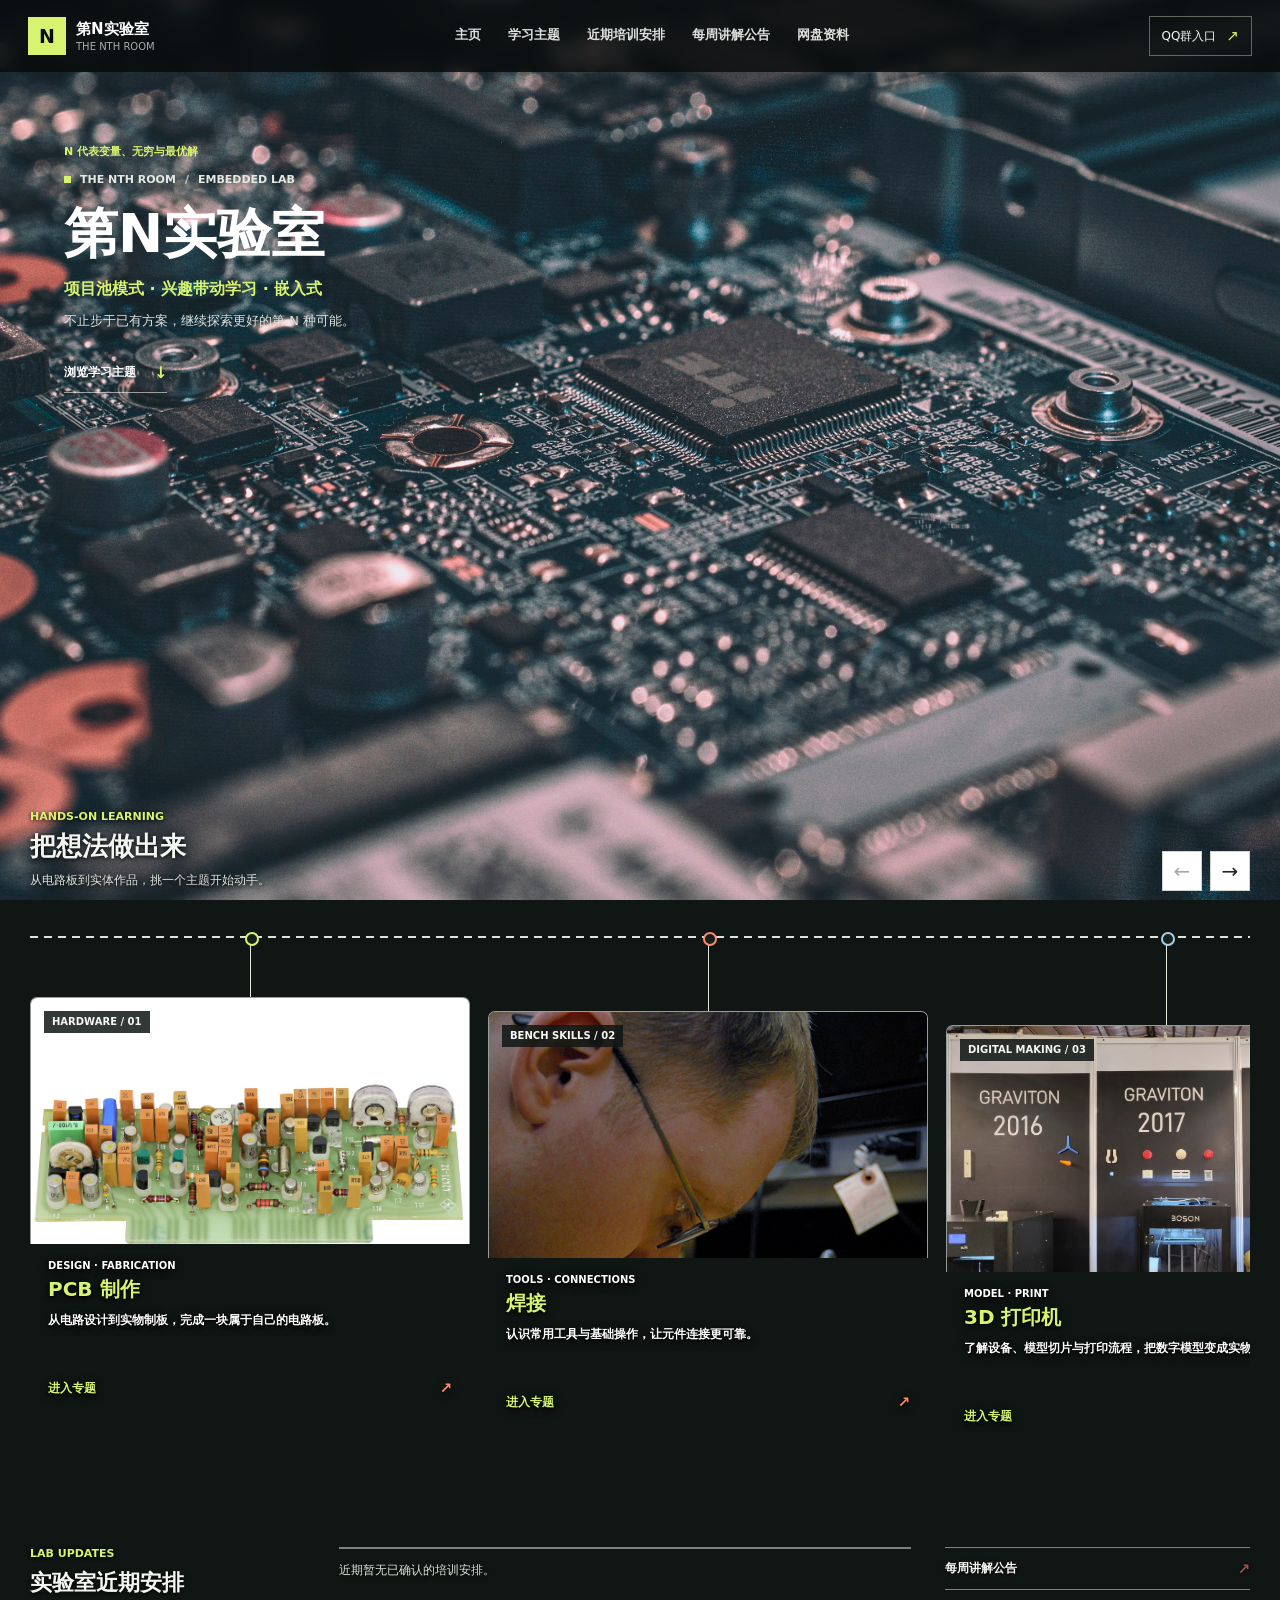
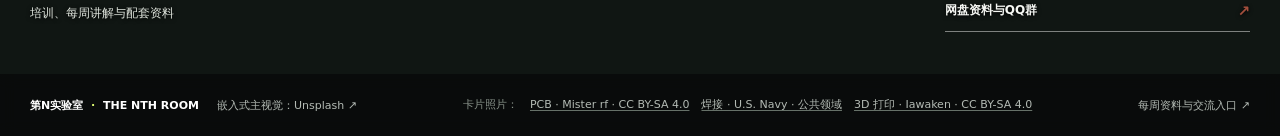
<file: index.html>
<!doctype html>
<html lang="zh-CN">
<head>
  <meta charset="utf-8">
  <meta name="viewport" content="width=device-width, initial-scale=1">
  <meta name="theme-color" content="#080a09">
  <meta name="description" content="燕山大学第N实验室：项目池模式、兴趣带动学习，聚焦嵌入式。">
  <title>第N实验室 | The Nth Room</title>
  <link rel="preconnect" href="https://images.unsplash.com">
  <link rel="stylesheet" href="assets/lab.css?v=readable-font-1">
  <link rel="stylesheet" href="assets/home.css?v=readable-font-1">
  <link rel="stylesheet" href="assets/courses.css?v=course-copy-contrast-1">
</head>
<body class="home-page">
  <header class="topbar" id="top">
    <div class="topbar-inner">
      <a class="brand" href="index.html" aria-label="第N实验室首页">
        <span class="brand-mark" aria-hidden="true">N</span>
        <span class="brand-copy"><strong>第N实验室</strong><small>THE NTH ROOM</small></span>
      </a>
      <nav class="primary-nav" aria-label="主页导航">
        <a href="index.html#top" aria-current="page">主页</a>
        <a href="#courses">学习主题</a>
        <a href="updates.html?section=training">近期培训安排</a>
        <a href="updates.html?section=notice">每周讲解公告</a>
        <a href="updates.html?section=materials">网盘资料</a>
      </nav>
      <a class="topbar-join" href="updates.html?section=materials#qq">QQ群入口 <span aria-hidden="true">↗</span></a>
    </div>
  </header>

  <main>
    <section class="hero-visual" id="home-hero" aria-labelledby="hero-title">
      <div class="hero-stage">
        <div class="hero-shade" aria-hidden="true"></div>

        <div class="hero-heading">
          <p class="hero-concept">N 代表变量、无穷与最优解</p>
          <p class="hero-eyebrow">THE NTH ROOM <span>/</span> EMBEDDED LAB</p>
          <h1 id="hero-title">第N实验室</h1>
          <p class="hero-motto">项目池模式 · 兴趣带动学习 · 嵌入式</p>
          <p class="hero-note">不止步于已有方案，继续探索更好的第 N 种可能。</p>
          <a class="hero-action" href="#courses">浏览学习主题 <span aria-hidden="true">↓</span></a>
        </div>

      </div>
    </section>
    <section class="course-section" id="courses" aria-labelledby="course-section-title">
      <div class="content-shell">
        <div class="course-section-top">
          <div>
            <p class="section-kicker">HANDS-ON LEARNING</p>
            <h2 id="course-section-title">把想法做出来</h2>
            <p>从电路板到实体作品，挑一个主题开始动手。</p>
          </div>
          <div class="course-controls" role="group" aria-label="学习主题滚动控制">
            <button class="course-control" type="button" data-course-scroll="-1" aria-label="向左滚动" title="向左滚动">←</button>
            <button class="course-control" type="button" data-course-scroll="1" aria-label="向右滚动" title="向右滚动">→</button>
          </div>
        </div>
        <div class="course-track" id="course-track" role="region" aria-label="学习主题" tabindex="0">
          <a class="course-card" href="courses/pcb-making.html" data-video-src="https://media.githubusercontent.com/media/livepoorloser/the-nth-room/main/videos/PCB%E5%88%B6%E6%9D%BF.mp4" data-video-title="PCB 制作" data-video-kicker="HARDWARE / PCB FABRICATION" aria-haspopup="dialog">
            <div class="course-cover course-cover--pcb">
              <img src="assets/pcb-board.jpg" alt="元件密集的真实印刷电路板" loading="lazy">
              <span class="course-cover-label">HARDWARE / 01</span>
            </div>
            <div class="course-card-copy">
              <p class="course-card-meta">DESIGN · FABRICATION</p>
              <h3>PCB 制作</h3>
              <p>从电路设计到实物制板，完成一块属于自己的电路板。</p>
              <span class="course-card-link">进入专题 <span aria-hidden="true">↗</span></span>
            </div>
          </a>
          <a class="course-card" href="courses/soldering.html" data-video-src="https://media.githubusercontent.com/media/livepoorloser/the-nth-room/main/videos/%E7%84%8A%E6%8E%A5.mp4" data-video-title="焊接" data-video-kicker="BENCH SKILLS / SOLDERING" aria-haspopup="dialog">
            <div class="course-cover course-cover--soldering">
              <img src="assets/soldering-board.jpg" alt="技术员正用烙铁维修电路板" loading="lazy">
              <span class="course-cover-label">BENCH SKILLS / 02</span>
            </div>
            <div class="course-card-copy">
              <p class="course-card-meta">TOOLS · CONNECTIONS</p>
              <h3>焊接</h3>
              <p>认识常用工具与基础操作，让元件连接更可靠。</p>
              <span class="course-card-link">进入专题 <span aria-hidden="true">↗</span></span>
            </div>
          </a>
          <a class="course-card" href="courses/3d-printer.html" data-video-src="https://media.githubusercontent.com/media/livepoorloser/the-nth-room/main/videos/%E5%BB%BA%E6%A8%A1.mp4" data-video-title="3D 打印机" data-video-kicker="DIGITAL MAKING / 3D PRINTING" aria-haspopup="dialog">
            <div class="course-cover course-cover--printer">
              <img src="assets/3d-printer.jpg" alt="展会中的桌面式 FDM 3D 打印机" loading="lazy">
              <span class="course-cover-label">DIGITAL MAKING / 03</span>
            </div>
            <div class="course-card-copy">
              <p class="course-card-meta">MODEL · PRINT</p>
              <h3>3D 打印机</h3>
              <p>了解设备、模型切片与打印流程，把数字模型变成实物。</p>
              <span class="course-card-link">进入专题 <span aria-hidden="true">↗</span></span>
            </div>
          </a>
          <div class="course-timeline-more" role="note" aria-label="更多主题持续更新">
            <span class="course-more-node" aria-hidden="true"></span>
            <span class="course-more-label">MORE TO COME</span>
            <span class="course-more-copy">更多主题持续更新</span>
          </div>
        </div>
      </div>
    </section>
    <section class="home-brief" id="recent" aria-labelledby="home-brief-title">
      <div class="content-shell home-brief-inner">
        <div class="home-brief-intro">
          <p class="section-kicker">LAB UPDATES</p>
          <h2 id="home-brief-title">实验室近期安排</h2>
          <p>培训、每周讲解与配套资料</p>
        </div>
        <div class="home-event-list" id="home-events" aria-live="polite">
          <p class="empty-note">近期安排加载中…</p>
        </div>
        <nav class="home-shortcuts" aria-label="实验室信息入口">
          <a href="updates.html?section=notice"><span>每周讲解公告</span><span aria-hidden="true">↗</span></a>
          <a href="updates.html?section=materials"><span>网盘资料与QQ群</span><span aria-hidden="true">↗</span></a>
        </nav>
      </div>
    </section>
  </main>

  <dialog class="course-video-modal" id="course-video-modal" aria-labelledby="course-video-modal-title">
    <div class="course-video-modal-panel">
      <header class="course-video-modal-heading">
        <div>
          <p class="course-video-modal-kicker" data-course-video-kicker>HANDS-ON LEARNING</p>
          <h2 id="course-video-modal-title" data-course-video-title>课程视频</h2>
        </div>
        <button class="course-video-modal-close" type="button" data-course-video-close aria-label="关闭视频">×</button>
      </header>
      <div class="course-video-modal-player">
        <video data-course-video controls playsinline preload="metadata" aria-label="课程教学视频">
          <p>当前浏览器不支持内嵌视频，请使用下方链接打开。</p>
        </video>
      </div>
      <footer class="course-video-modal-footer">
        <span>点击播放器控制栏即可播放、暂停和调整音量</span>
        <a data-course-video-open target="_blank" rel="noopener">单独打开视频 <span aria-hidden="true">↗</span></a>
      </footer>
    </div>
  </dialog>

  <footer class="site-footer">
    <a class="footer-brand" href="#top">第N实验室 <span>·</span> THE NTH ROOM</a>
    <a href="https://images.unsplash.com/photo-1518770660439-4636190af475" target="_blank" rel="noreferrer">嵌入式主视觉：Unsplash ↗</a>
    <div class="footer-photo-credits" aria-label="学习主题卡片照片来源">
      <span>卡片照片：</span>
      <a href="https://commons.wikimedia.org/wiki/File:RS_42471-12_PCB_02.jpg" target="_blank" rel="noreferrer">PCB · Mister rf · CC BY-SA 4.0</a>
      <a href="https://commons.wikimedia.org/wiki/File:[base64].jpg" target="_blank" rel="noreferrer">焊接 · U.S. Navy · 公共领域</a>
      <a href="https://commons.wikimedia.org/wiki/File:Boson_Machines_Graviton_Evolution_Automation_Expo.jpg" target="_blank" rel="noreferrer">3D 打印 · Iawaken · CC BY-SA 4.0</a>
    </div>
    <a href="updates.html?section=materials">每周资料与交流入口 ↗</a>
  </footer>

  <script src="assets/site-data.js"></script>
  <script src="assets/home.js"></script>
  <script src="assets/course-carousel.js?v=course-video-modal-2"></script>
  <script src="assets/course-modal.js?v=course-video-modal-2"></script>
</body>
</html>
</file>
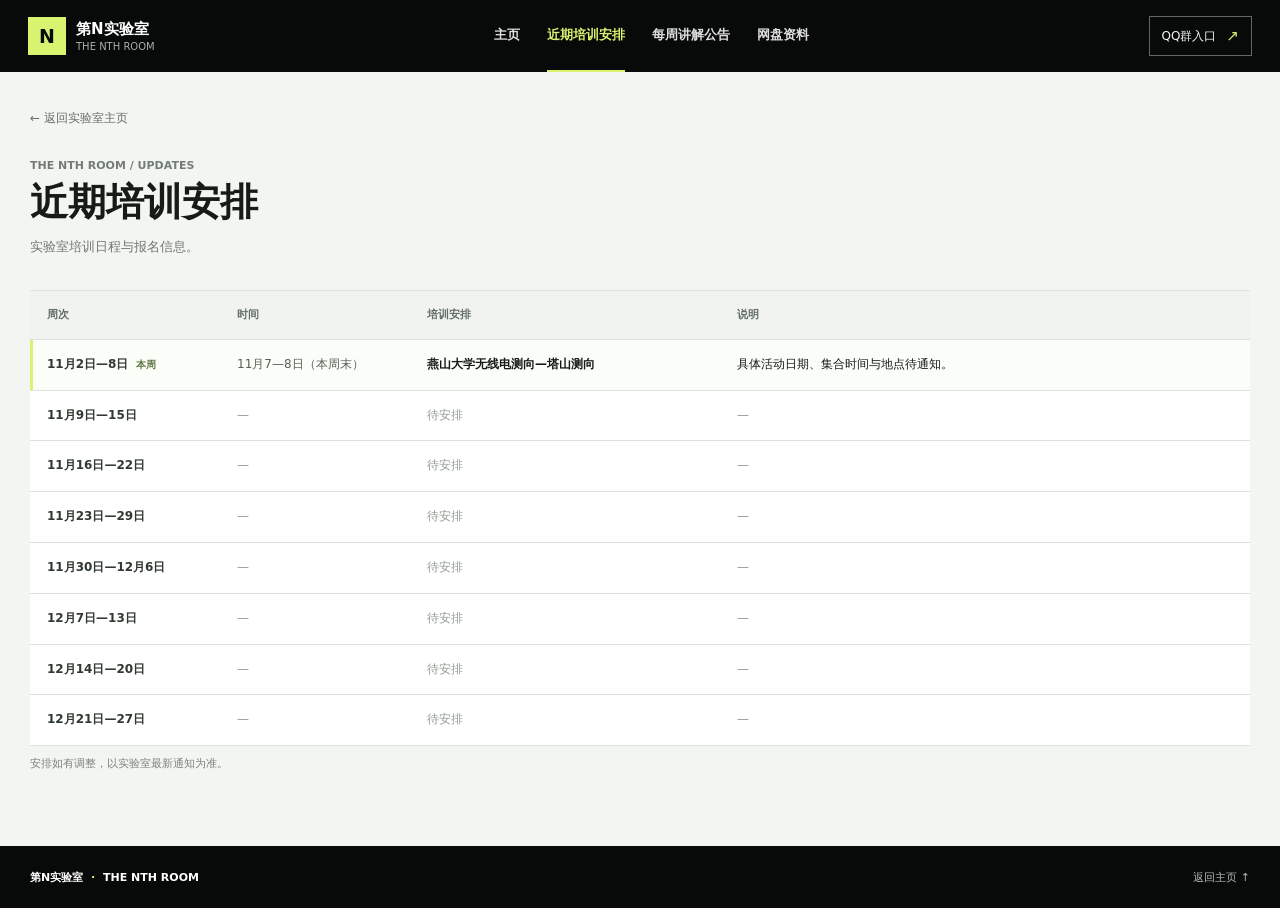
<file: updates.html>
<!doctype html>
<html lang="zh-CN">
<head>
  <meta charset="utf-8">
  <meta name="viewport" content="width=device-width, initial-scale=1">
  <meta name="theme-color" content="#080a09">
  <title>实验室动态 | 第N实验室</title>
  <link rel="stylesheet" href="assets/lab.css?v=readable-font-1">
  <link rel="stylesheet" href="assets/home.css?v=readable-font-1">
</head>
<body class="subpage update-page">
  <header class="topbar">
    <div class="topbar-inner">
      <a class="brand" href="index.html" aria-label="第N实验室首页">
        <span class="brand-mark" aria-hidden="true">N</span>
        <span class="brand-copy"><strong>第N实验室</strong><small>THE NTH ROOM</small></span>
      </a>
      <nav class="primary-nav" aria-label="实验室信息导航">
        <a href="index.html#top">主页</a>
        <a href="updates.html?section=training" data-update-nav="training">近期培训安排</a>
        <a href="updates.html?section=notice" data-update-nav="notice">每周讲解公告</a>
        <a href="updates.html?section=materials" data-update-nav="materials">网盘资料</a>
      </nav>
      <a class="topbar-join" href="updates.html?section=materials#qq">QQ群入口 <span aria-hidden="true">↗</span></a>
    </div>
  </header>

  <main class="content-shell update-page-main">
    <a class="back-link" href="index.html">← 返回实验室主页</a>
    <header class="update-page-heading">
      <p class="section-kicker" id="update-kicker">THE NTH ROOM / UPDATES</p>
      <h1 id="update-title">实验室动态</h1>
      <p id="update-summary" class="library-description"></p>
    </header>
    <section id="update-body" class="update-page-body" aria-live="polite"></section>
  </main>

  <footer class="site-footer">
    <a class="footer-brand" href="index.html">第N实验室 <span>·</span> THE NTH ROOM</a>
    <a href="index.html#top" class="footer-top">返回主页 ↑</a>
  </footer>

  <script src="assets/site-data.js"></script>
  <script src="assets/updates.js"></script>
</body>
</html>
</file>
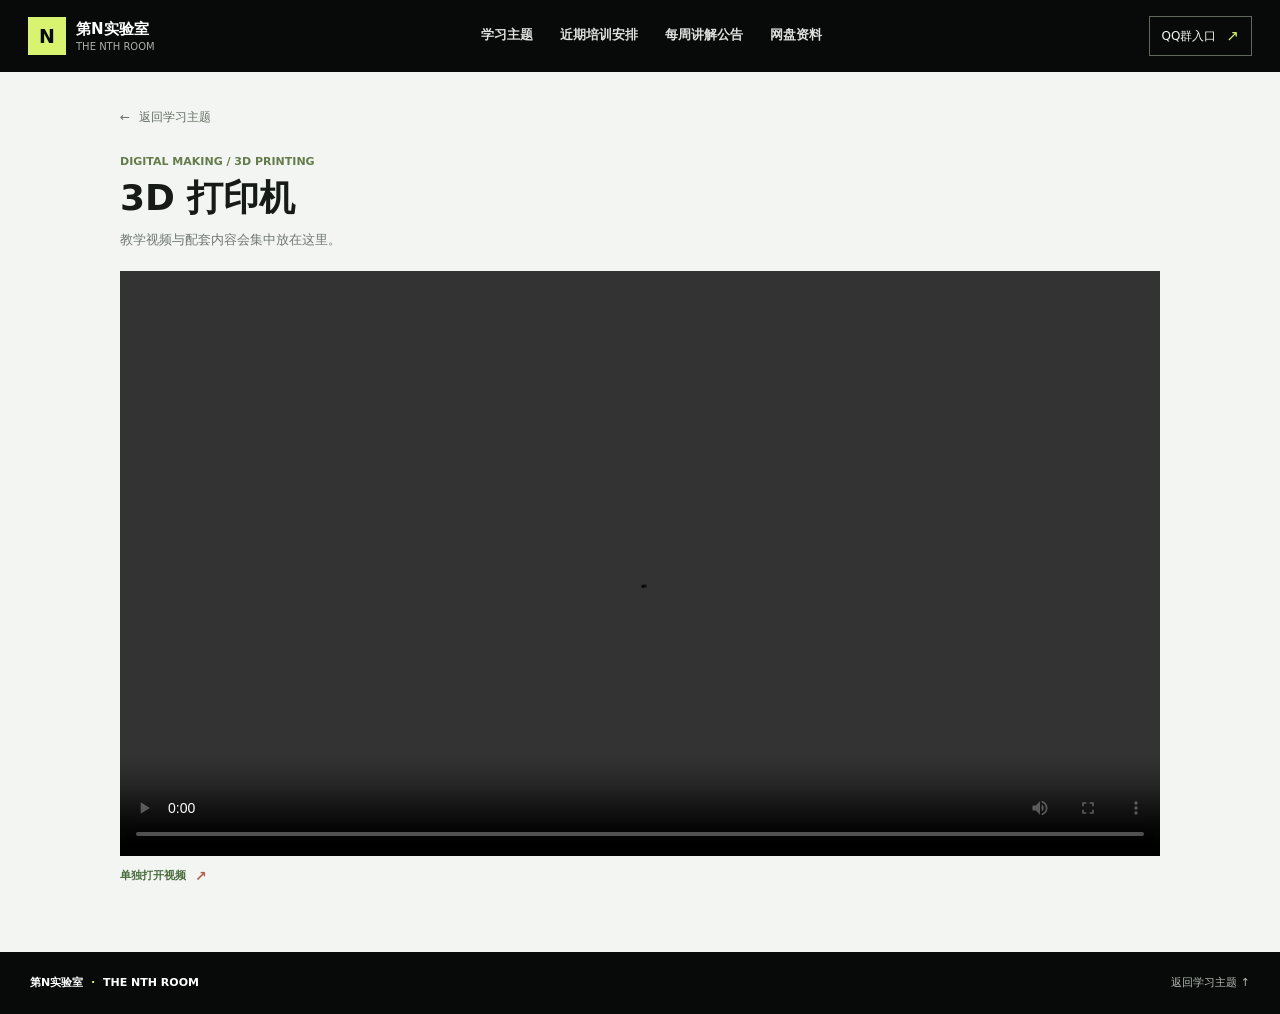
<file: courses/3d-printer.html>
<!doctype html>
<html lang="zh-CN">
<head>
  <meta charset="utf-8">
  <meta name="viewport" content="width=device-width, initial-scale=1">
  <meta name="theme-color" content="#080a09">
  <meta name="description" content="第N实验室 3D 打印机教学视频与资料。">
  <title>3D 打印机 | 第N实验室</title>
  <link rel="stylesheet" href="../assets/lab.css?v=readable-font-1">
  <link rel="stylesheet" href="../assets/courses.css?v=readable-font-1">
</head>
<body class="subpage course-page">
  <header class="topbar" id="top">
    <div class="topbar-inner">
      <a class="brand" href="../index.html" aria-label="第N实验室首页"><span class="brand-mark" aria-hidden="true">N</span><span class="brand-copy"><strong>第N实验室</strong><small>THE NTH ROOM</small></span></a>
      <nav class="primary-nav" aria-label="实验室信息导航">
        <a href="../index.html#courses">学习主题</a>
        <a href="../updates.html?section=training">近期培训安排</a>
        <a href="../updates.html?section=notice">每周讲解公告</a>
        <a href="../updates.html?section=materials">网盘资料</a>
      </nav>
      <a class="topbar-join" href="../updates.html?section=materials#qq">QQ群入口 <span aria-hidden="true">↗</span></a>
    </div>
  </header>
  <main class="content-shell course-detail-main">
    <a class="course-back-link" href="../index.html#courses"><span aria-hidden="true">←</span> 返回学习主题</a>
    <header class="course-detail-heading">
      <p class="section-kicker">DIGITAL MAKING / 3D PRINTING</p>
      <h1>3D 打印机</h1>
      <p>教学视频与配套内容会集中放在这里。</p>
    </header>
    <section class="course-video-slot" aria-label="3D 打印机教学视频">
      <video controls preload="metadata" playsinline aria-label="3D 建模教学视频">
        <source src="https://media.githubusercontent.com/media/livepoorloser/the-nth-room/main/videos/%E5%BB%BA%E6%A8%A1.mp4" type="video/mp4">
      </video>
    </section>
    <a class="course-video-open" href="https://media.githubusercontent.com/media/livepoorloser/the-nth-room/main/videos/%E5%BB%BA%E6%A8%A1.mp4" target="_blank" rel="noopener">单独打开视频 <span aria-hidden="true">↗</span></a>
  </main>
  <footer class="site-footer"><a class="footer-brand" href="../index.html">第N实验室 <span>·</span> THE NTH ROOM</a><a href="../index.html#courses">返回学习主题 ↑</a></footer>
</body>
</html>
</file>
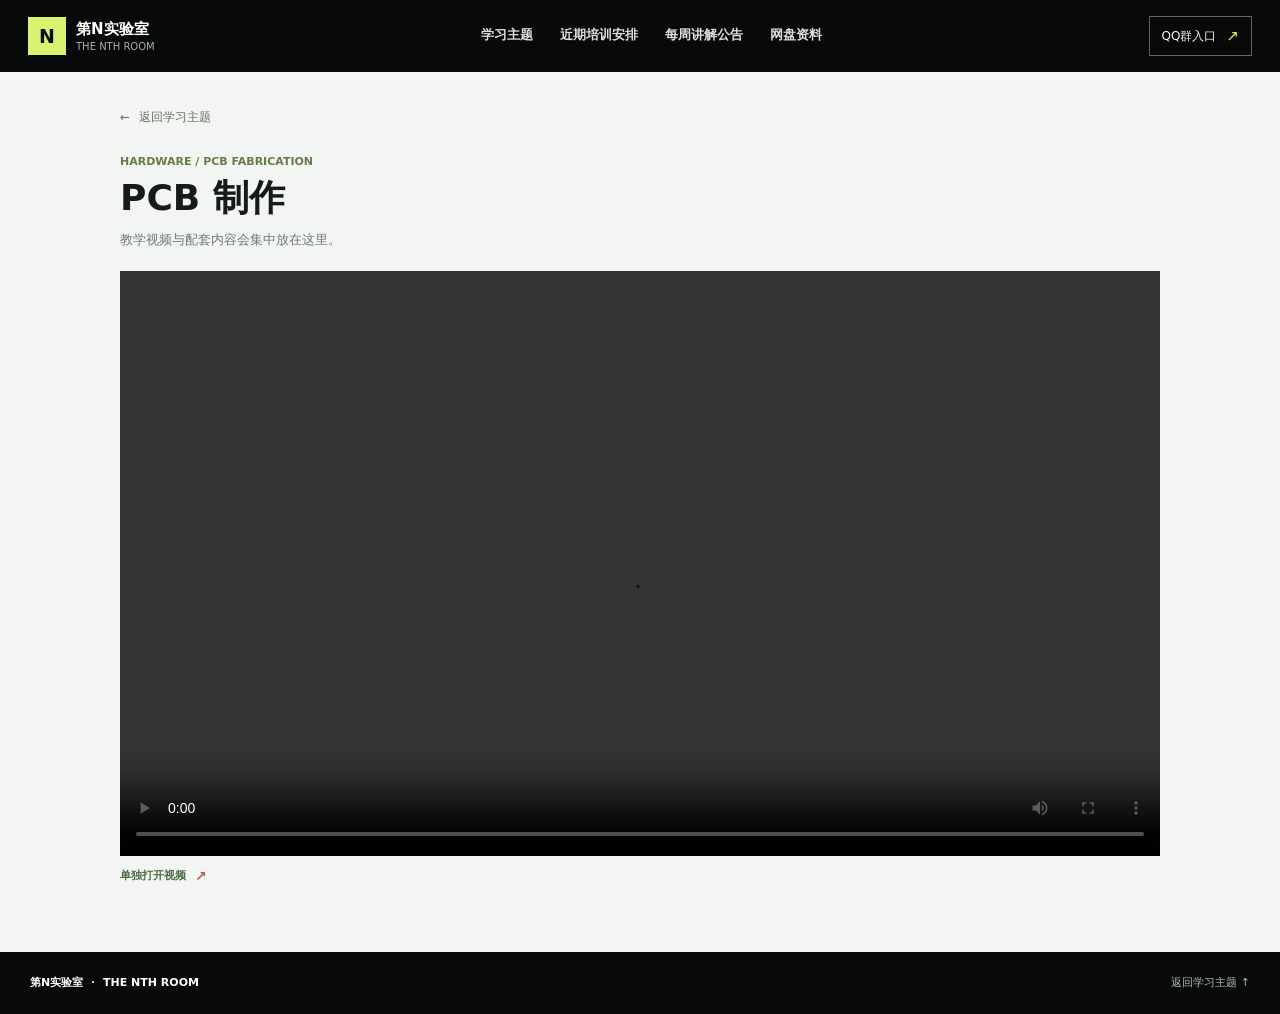
<file: courses/pcb-making.html>
<!doctype html>
<html lang="zh-CN">
<head>
  <meta charset="utf-8">
  <meta name="viewport" content="width=device-width, initial-scale=1">
  <meta name="theme-color" content="#080a09">
  <meta name="description" content="第N实验室 PCB 制作教学视频与资料。">
  <title>PCB 制作 | 第N实验室</title>
  <link rel="stylesheet" href="../assets/lab.css?v=readable-font-1">
  <link rel="stylesheet" href="../assets/courses.css?v=readable-font-1">
</head>
<body class="subpage course-page">
  <header class="topbar" id="top">
    <div class="topbar-inner">
      <a class="brand" href="../index.html" aria-label="第N实验室首页"><span class="brand-mark" aria-hidden="true">N</span><span class="brand-copy"><strong>第N实验室</strong><small>THE NTH ROOM</small></span></a>
      <nav class="primary-nav" aria-label="实验室信息导航">
        <a href="../index.html#courses">学习主题</a>
        <a href="../updates.html?section=training">近期培训安排</a>
        <a href="../updates.html?section=notice">每周讲解公告</a>
        <a href="../updates.html?section=materials">网盘资料</a>
      </nav>
      <a class="topbar-join" href="../updates.html?section=materials#qq">QQ群入口 <span aria-hidden="true">↗</span></a>
    </div>
  </header>
  <main class="content-shell course-detail-main">
    <a class="course-back-link" href="../index.html#courses"><span aria-hidden="true">←</span> 返回学习主题</a>
    <header class="course-detail-heading">
      <p class="section-kicker">HARDWARE / PCB FABRICATION</p>
      <h1>PCB 制作</h1>
      <p>教学视频与配套内容会集中放在这里。</p>
    </header>
    <section class="course-video-slot" aria-label="PCB 制作教学视频">
      <video controls preload="metadata" playsinline aria-label="PCB 制板教学视频">
        <source src="https://media.githubusercontent.com/media/livepoorloser/the-nth-room/main/videos/PCB%E5%88%B6%E6%9D%BF.mp4" type="video/mp4">
      </video>
    </section>
    <a class="course-video-open" href="https://media.githubusercontent.com/media/livepoorloser/the-nth-room/main/videos/PCB%E5%88%B6%E6%9D%BF.mp4" target="_blank" rel="noopener">单独打开视频 <span aria-hidden="true">↗</span></a>
  </main>
  <footer class="site-footer"><a class="footer-brand" href="../index.html">第N实验室 <span>·</span> THE NTH ROOM</a><a href="../index.html#courses">返回学习主题 ↑</a></footer>
</body>
</html>
</file>
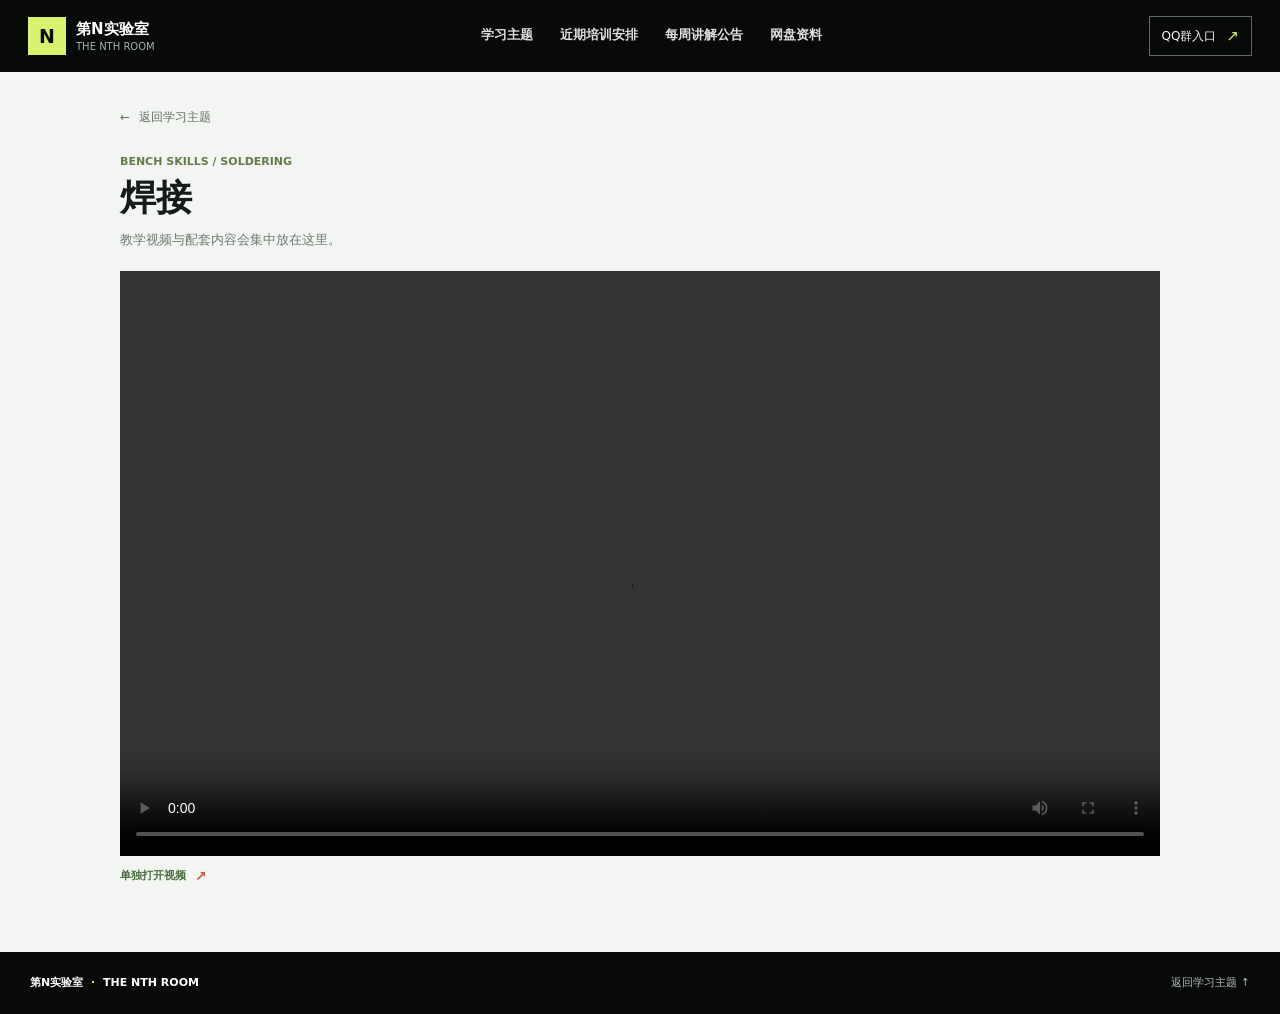
<file: courses/soldering.html>
<!doctype html>
<html lang="zh-CN">
<head>
  <meta charset="utf-8">
  <meta name="viewport" content="width=device-width, initial-scale=1">
  <meta name="theme-color" content="#080a09">
  <meta name="description" content="第N实验室焊接教学视频与资料。">
  <title>焊接 | 第N实验室</title>
  <link rel="stylesheet" href="../assets/lab.css?v=readable-font-1">
  <link rel="stylesheet" href="../assets/courses.css?v=readable-font-1">
</head>
<body class="subpage course-page">
  <header class="topbar" id="top">
    <div class="topbar-inner">
      <a class="brand" href="../index.html" aria-label="第N实验室首页"><span class="brand-mark" aria-hidden="true">N</span><span class="brand-copy"><strong>第N实验室</strong><small>THE NTH ROOM</small></span></a>
      <nav class="primary-nav" aria-label="实验室信息导航">
        <a href="../index.html#courses">学习主题</a>
        <a href="../updates.html?section=training">近期培训安排</a>
        <a href="../updates.html?section=notice">每周讲解公告</a>
        <a href="../updates.html?section=materials">网盘资料</a>
      </nav>
      <a class="topbar-join" href="../updates.html?section=materials#qq">QQ群入口 <span aria-hidden="true">↗</span></a>
    </div>
  </header>
  <main class="content-shell course-detail-main">
    <a class="course-back-link" href="../index.html#courses"><span aria-hidden="true">←</span> 返回学习主题</a>
    <header class="course-detail-heading">
      <p class="section-kicker">BENCH SKILLS / SOLDERING</p>
      <h1>焊接</h1>
      <p>教学视频与配套内容会集中放在这里。</p>
    </header>
    <section class="course-video-slot" aria-label="焊接教学视频">
      <video controls preload="metadata" playsinline aria-label="焊接教学视频">
        <source src="https://media.githubusercontent.com/media/livepoorloser/the-nth-room/main/videos/%E7%84%8A%E6%8E%A5.mp4" type="video/mp4">
      </video>
    </section>
    <a class="course-video-open" href="https://media.githubusercontent.com/media/livepoorloser/the-nth-room/main/videos/%E7%84%8A%E6%8E%A5.mp4" target="_blank" rel="noopener">单独打开视频 <span aria-hidden="true">↗</span></a>
  </main>
  <footer class="site-footer"><a class="footer-brand" href="../index.html">第N实验室 <span>·</span> THE NTH ROOM</a><a href="../index.html#courses">返回学习主题 ↑</a></footer>
</body>
</html>
</file>
<file: assets/lab.css>
:root {
  color-scheme: light;
  --canvas: #f3f5f2;
  --surface: #ffffff;
  --ink: #171b18;
  --muted: #707872;
  --line: #dce1dc;
  --black: #080a09;
  --accent: #d7f36f;
  --coral: #ff896d;
  --blue: #a6cfe5;
}

* { box-sizing: border-box; }
html { scroll-behavior: smooth; scroll-padding-top: 112px; }
body { margin: 0; background: var(--canvas); color: var(--ink); font-family: "Microsoft YaHei UI", "Microsoft YaHei", "Noto Sans SC", "PingFang SC", system-ui, Arial, sans-serif; font-size: 16px; }
a { color: inherit; text-decoration: none; }
a:focus-visible, button:focus-visible, input:focus-visible { outline: 3px solid #92b85b; outline-offset: 3px; }

.topbar { position: sticky; top: 0; z-index: 30; background: var(--black); color: #fff; }
.topbar-inner { display: flex; align-items: center; gap: 28px; width: min(1440px, calc(100% - 56px)); min-height: 72px; margin: 0 auto; }
.brand { display: inline-flex; flex: 0 0 auto; align-items: center; gap: 10px; }
.brand-mark { display: grid; place-items: center; width: 38px; aspect-ratio: 1; background: var(--accent); color: var(--black); font-size: 19px; font-weight: 850; }
.brand-copy strong, .brand-copy small { display: block; }
.brand-copy strong { font-size: 15px; line-height: 1.25; }
.brand-copy small { margin-top: 3px; color: #a9b0aa; font-size: 10px; }
.primary-nav { display: flex; flex: 1; align-items: stretch; justify-content: center; gap: 27px; min-width: 0; height: 72px; }
.primary-nav a { display: inline-flex; flex: 0 0 auto; align-items: center; border-bottom: 2px solid transparent; color: #dedfdd; font-size: 13px; font-weight: 650; white-space: nowrap; transition: color .18s ease, border-color .18s ease; }
.primary-nav a:hover, .primary-nav a[aria-current="location"] { border-color: var(--accent); color: var(--accent); }
.topbar-join { display: inline-flex; flex: 0 0 auto; align-items: center; gap: 10px; padding: 10px 12px; border: 1px solid #5f675e; color: #f5f6f4; font-size: 12px; white-space: nowrap; }
.topbar-join span { color: var(--accent); font-size: 15px; }

.hero { position: relative; display: flex; align-items: center; min-height: 480px; height: min(62vh, 620px); overflow: hidden; background: #17231c; color: #fff; }
.hero-backdrop { position: absolute; inset: 0; background-image: url("https://images.unsplash.com/photo-1581092160562-40aa08e78837?auto=format&fit=crop&w=2200&q=88"); background-position: center 47%; background-size: cover; }
.hero-backdrop::after { position: absolute; inset: 0; background: rgba(6, 10, 8, .49); content: ""; }
.hero-inner { position: relative; z-index: 1; width: min(1280px, calc(100% - 72px)); margin: 0 auto; padding: 48px 0; }
.hero-eyebrow { display: flex; align-items: center; gap: 9px; margin: 0 0 20px; color: #e0e9dd; font-size: 11px; font-weight: 750; }
.hero-eyebrow::before { width: 7px; height: 7px; background: var(--accent); content: ""; }
.hero-eyebrow span { color: #bac6b9; }
.hero h1 { margin: 0; font-size: 58px; line-height: 1.12; font-weight: 800; }
.hero-motto { margin: 17px 0 0; color: var(--accent); font-size: 18px; line-height: 1.5; font-weight: 700; }
.hero-note { margin: 10px 0 0; color: #e0e4e0; font-size: 14px; line-height: 1.7; }
.hero-link { display: inline-flex; align-items: center; gap: 20px; margin-top: 28px; padding: 0 0 8px; border-bottom: 1px solid #ffffffa0; color: white; font-size: 13px; font-weight: 700; }
.hero-link span { color: var(--accent); font-size: 17px; }
.hero-caption { position: absolute; right: 30px; bottom: 22px; z-index: 1; color: #ffffffce; font-size: 11px; }

.content-shell { width: min(1220px, calc(100% - 56px)); margin: 0 auto; }
.updates-grid { display: grid; grid-template-columns: 1fr 1.1fr 1fr; margin-top: 28px; border-top: 1px solid var(--line); border-bottom: 1px solid var(--line); background: var(--surface); }
.update-panel { min-width: 0; padding: 22px 23px 24px; }
.update-panel + .update-panel { border-left: 1px solid var(--line); }
.panel-topline { display: flex; align-items: center; gap: 9px; margin-bottom: 10px; }
.panel-index { color: #526d3b; font-size: 11px; font-weight: 800; }
.panel-kicker, .section-kicker { color: #747d75; font-size: 11px; font-weight: 800; }
.update-panel h2 { margin: 0; font-size: 18px; line-height: 1.4; }
.empty-note { margin: 18px 0 0; padding: 12px 0 2px; border-top: 1px solid var(--line); color: #858d86; font-size: 12px; }
.training-item { padding: 11px 0 1px; border-top: 1px solid var(--line); }
.training-item:first-child { margin-top: 13px; }
.training-item time { color: #657064; font-size: 11px; font-variant-numeric: tabular-nums; }
.training-item h3 { margin: 5px 0 0; font-size: 14px; }
.training-item p { margin: 5px 0 0; color: var(--muted); font-size: 12px; line-height: 1.6; }
.notice-content { margin-top: 13px; padding-top: 11px; border-top: 1px solid var(--line); }
.notice-tag { display: inline-flex; align-items: center; gap: 7px; margin: 0 0 6px; color: #657d49; font-size: 11px; font-weight: 700; }
.notice-tag::before { width: 6px; height: 6px; border-radius: 50%; background: var(--coral); content: ""; }
.notice-content h3 { margin: 0; font-size: 14px; line-height: 1.5; }
.panel-copy { margin: 7px 0 0; color: var(--muted); font-size: 12px; line-height: 1.7; }
.share-panel > .panel-copy { margin-top: 8px; }
.share-entry { display: flex; flex-wrap: wrap; align-items: baseline; justify-content: space-between; gap: 8px; margin-top: 13px; padding: 10px 0; border-top: 1px solid var(--line); border-bottom: 1px solid var(--line); }
.share-title { font-size: 12px; font-weight: 700; }
.share-code { color: #7c847e; font-size: 11px; }
.panel-action { display: inline-flex; align-items: center; gap: 10px; margin-top: 12px; color: #405c32; font-size: 11px; font-weight: 750; }
.panel-action span { color: #688b45; font-size: 15px; }
.panel-action[aria-disabled="true"] { color: #8a918b; cursor: default; }

.topics-section { padding: 64px 0 70px; scroll-margin-top: 105px; }
.section-heading { display: flex; align-items: end; justify-content: space-between; gap: 20px; margin-bottom: 20px; }
.section-heading h2 { margin: 6px 0 0; font-size: 27px; line-height: 1.3; }
.section-note { margin: 0 0 3px; color: var(--muted); font-size: 12px; }
.topic-grid { display: grid; grid-template-columns: repeat(3, minmax(0, 1fr)); gap: 16px; }
.topic-card { display: flex; min-width: 0; flex-direction: column; overflow: hidden; border: 1px solid #dfe4df; background: var(--surface); transition: transform .2s ease, border-color .2s ease; }
.topic-card:hover { transform: translateY(-3px); border-color: #a6b29d; }
.topic-image-wrap { position: relative; aspect-ratio: 16 / 9; overflow: hidden; background: #dce2dc; }
.topic-image-wrap img { display: block; width: 100%; height: 100%; object-fit: cover; transition: transform .3s ease; }
.topic-card:hover .topic-image-wrap img { transform: scale(1.035); }
.topic-number { position: absolute; top: 12px; left: 12px; display: grid; place-items: center; width: 34px; height: 29px; background: var(--accent); color: var(--black); font-size: 11px; font-weight: 800; }
.topic-soldering .topic-number { background: var(--coral); }
.topic-modeling .topic-number { background: var(--blue); }
.topic-arrow { position: absolute; right: 12px; bottom: 12px; display: grid; place-items: center; width: 32px; aspect-ratio: 1; background: #080a09d9; color: white; font-size: 16px; }
.topic-content { display: flex; flex: 1; flex-direction: column; padding: 17px 18px 16px; }
.topic-content > p { margin: 0; color: var(--muted); font-size: 11px; }
.topic-content h3 { margin: 5px 0 0; font-size: 21px; }
.topic-description { min-height: 40px; margin-top: 8px; color: #69726c; font-size: 12px; line-height: 1.7; }
.topic-footer { display: flex; align-items: center; justify-content: space-between; margin-top: auto; padding-top: 15px; color: #476539; font-size: 11px; font-weight: 750; }
.topic-footer span { font-size: 16px; }

.community-strip { display: flex; align-items: center; justify-content: space-between; gap: 24px; margin-bottom: 48px; padding: 22px 24px; border-left: 4px solid var(--accent); background: #e8ede6; scroll-margin-top: 105px; }
.community-copy .section-kicker { margin: 0; }
.community-copy h2 { margin: 5px 0 0; font-size: 18px; }
.community-copy p:last-child { margin: 5px 0 0; color: var(--muted); font-size: 11px; }
.community-action { display: flex; align-items: center; gap: 18px; }
.qq-number { color: #4e5b50; font-size: 12px; font-variant-numeric: tabular-nums; }
.qq-link { display: inline-flex; align-items: center; gap: 12px; padding: 11px 13px; background: var(--black); color: #fff; font-size: 11px; font-weight: 700; white-space: nowrap; }
.qq-link span { color: var(--accent); }
.qq-link[aria-disabled="true"] { background: #858d85; cursor: default; }
.site-footer { display: flex; align-items: center; justify-content: space-between; gap: 18px; min-height: 62px; padding: 0 max(28px, calc((100% - 1220px) / 2)); background: var(--black); color: #b4bbb5; font-size: 11px; }
.footer-brand { color: #fff; font-weight: 700; }
.footer-brand span { padding: 0 4px; color: var(--accent); }
.footer-top { color: #b4bbb5; }

.subpage { min-height: 100vh; }
.subpage-main { min-height: calc(100vh - 134px); padding-top: 35px; padding-bottom: 70px; }
.back-link { display: inline-block; margin-bottom: 28px; color: #657065; font-size: 12px; }
.back-link:hover, .text-link:hover { color: #496d35; }
.library-heading { display: flex; align-items: end; justify-content: space-between; gap: 24px; margin-bottom: 24px; }
.library-heading h1, .video-detail-heading h1 { margin: 7px 0 0; font-size: 38px; line-height: 1.25; }
.library-description { max-width: 680px; margin: 9px 0 0; color: var(--muted); font-size: 13px; line-height: 1.7; }
.library-count { margin: 0 0 4px; color: #737d74; font-size: 12px; }
.library-grid { display: grid; grid-template-columns: repeat(3, minmax(0, 1fr)); gap: 15px; }
.library-card { display: flex; min-width: 0; flex-direction: column; overflow: hidden; border: 1px solid var(--line); background: var(--surface); transition: transform .2s ease, border-color .2s ease; }
.library-card:hover { transform: translateY(-3px); border-color: #9cae91; }
.library-card-image { position: relative; aspect-ratio: 16 / 9; overflow: hidden; background: #dce2dc; }
.library-card-image img { display: block; width: 100%; height: 100%; object-fit: cover; }
.library-play { position: absolute; top: 50%; left: 50%; display: grid; place-items: center; width: 42px; aspect-ratio: 1; padding-left: 2px; border: 1px solid #ffffffc4; border-radius: 50%; background: #111b19a8; color: #fff; font-size: 12px; transform: translate(-50%, -50%); }
.library-number { position: absolute; right: 12px; bottom: 10px; color: white; font-size: 23px; font-weight: 800; }
.library-card-copy { display: flex; flex: 1; flex-direction: column; padding: 15px 16px 14px; }
.library-card-copy > p { margin: 0; color: #768076; font-size: 10px; }
.library-card-copy h2 { margin: 5px 0 0; font-size: 16px; line-height: 1.5; }
.library-card-copy > span { min-height: 38px; margin-top: 6px; color: #6e776f; font-size: 11px; line-height: 1.7; }
.library-card-copy strong { display: flex; justify-content: space-between; margin-top: auto; padding-top: 14px; color: #456535; font-size: 11px; }
.library-card-copy strong span { font-size: 15px; }
.empty-panel { grid-column: 1 / -1; padding: 28px; border: 1px dashed #cbd3ca; color: #777f77; text-align: center; font-size: 13px; }

.video-detail-main { max-width: 1020px; }
.video-detail-heading { margin-bottom: 20px; }
.video-detail-heading .section-kicker { margin: 0; }
.video-player { display: grid; place-items: center; aspect-ratio: 16 / 9; overflow: hidden; background: #111512; color: #fff; }
.video-player iframe, .video-player video { display: block; width: 100%; height: 100%; border: 0; }
.video-player video { object-fit: contain; }
.player-empty { display: flex; align-items: center; justify-content: center; flex-direction: column; gap: 10px; width: 100%; height: 100%; min-height: 240px; color: #e8ece8; }
.player-empty strong { font-size: 15px; }
.player-empty > span:last-child { color: #adb5ad; font-size: 11px; }
.player-play { display: grid; place-items: center; width: 48px; aspect-ratio: 1; padding-left: 3px; border: 1px solid #879187; border-radius: 50%; color: var(--accent); font-size: 13px; }
.text-link { color: var(--accent); font-size: 12px; font-weight: 700; }
.video-detail-footer { display: flex; align-items: center; justify-content: space-between; gap: 20px; padding: 15px 0; border-bottom: 1px solid var(--line); }
.video-detail-footer > span { color: #7d857e; font-size: 9px; }

@media (max-width: 980px) {
  .topbar-inner { gap: 20px; width: calc(100% - 40px); }
  .primary-nav { gap: 17px; }
  .primary-nav a { font-size: 12px; }
  .updates-grid { grid-template-columns: repeat(2, minmax(0, 1fr)); }
  .update-panel:nth-child(3) { grid-column: 1 / -1; border-top: 1px solid var(--line); border-left: 0; }
  .topic-grid, .library-grid { grid-template-columns: repeat(2, minmax(0, 1fr)); }
}

@media (max-width: 760px) {
  html { scroll-padding-top: 114px; }
  .topbar-inner { flex-wrap: wrap; gap: 0 10px; width: calc(100% - 28px); padding-top: 10px; }
  .brand { min-height: 42px; }
  .brand-mark { width: 32px; font-size: 16px; }
  .brand-copy strong { font-size: 13px; }
  .brand-copy small { font-size: 9px; }
  .topbar-join { margin-left: auto; padding: 8px 9px; font-size: 10px; }
  .primary-nav { order: 3; flex: 0 0 100%; justify-content: flex-start; gap: 22px; height: 43px; overflow-x: auto; scrollbar-width: none; }
  .primary-nav::-webkit-scrollbar { display: none; }
  .primary-nav a { min-height: 43px; font-size: 11px; }
  .hero { min-height: 450px; height: 55vh; }
  .hero-backdrop { background-position: 58% center; }
  .hero-inner { width: calc(100% - 40px); padding: 35px 0; }
  .hero h1 { font-size: 42px; }
  .hero-eyebrow { margin-bottom: 15px; font-size: 9px; }
  .hero-motto { max-width: 310px; font-size: 14px; line-height: 1.7; }
  .hero-note { max-width: 360px; font-size: 12px; }
  .hero-link { margin-top: 22px; font-size: 12px; }
  .hero-caption { right: 14px; bottom: 14px; font-size: 8px; }
  .content-shell { width: calc(100% - 32px); }
  .updates-grid { grid-template-columns: 1fr; margin-top: 14px; }
  .update-panel { padding: 18px 15px 20px; }
  .update-panel + .update-panel { border-top: 1px solid var(--line); border-left: 0; }
  .update-panel:nth-child(3) { grid-column: auto; }
  .update-panel h2 { font-size: 17px; }
  .topics-section { padding: 43px 0 48px; }
  .section-heading { align-items: start; flex-direction: column; gap: 8px; margin-bottom: 16px; }
  .section-heading h2 { font-size: 22px; }
  .section-note { font-size: 11px; }
  .topic-grid, .library-grid { grid-template-columns: 1fr; gap: 12px; }
  .topic-image-wrap { aspect-ratio: 16 / 8.4; }
  .topic-content { padding: 14px 14px 13px; }
  .topic-content h3 { font-size: 19px; }
  .topic-description { min-height: 0; margin-bottom: 10px; }
  .community-strip { align-items: flex-start; flex-direction: column; gap: 16px; margin-bottom: 30px; padding: 18px 15px; }
  .community-action { width: 100%; justify-content: space-between; gap: 8px; }
  .site-footer { min-height: 56px; padding: 0 16px; font-size: 10px; }
  .subpage-main { padding-top: 25px; padding-bottom: 45px; }
  .back-link { margin-bottom: 21px; }
  .library-heading { align-items: flex-start; flex-direction: column; gap: 10px; margin-bottom: 17px; }
  .library-heading h1, .video-detail-heading h1 { font-size: 30px; }
  .library-count { margin: 0; }
  .library-card-copy { padding: 13px 13px 12px; }
  .library-card-copy h2 { font-size: 15px; }
  .video-detail-main { padding-top: 23px; }
  .video-player { min-height: 230px; }
  .player-empty { min-height: 230px; }
  .video-detail-footer > span { display: none; }
}

@media (max-width: 380px) {
  .hero h1 { font-size: 37px; }
  .hero { min-height: 420px; }
  .share-entry { align-items: flex-start; flex-direction: column; }
  .video-detail-footer { justify-content: flex-start; }
}
</file>
<file: assets/home.css>
.home-page { min-height: 100vh; background-color: #101613; background-image: url("embedded-board.jpg"); background-position: center; background-attachment: fixed; background-size: cover; color: #f3f5f1; }
.home-page .topbar, .home-page .site-footer { background: #080a09c9; -webkit-backdrop-filter: blur(8px); backdrop-filter: blur(8px); }
.home-page .site-footer { flex-wrap: wrap; padding-top: 14px; padding-bottom: 14px; }
.home-page .footer-photo-credits { display: flex; flex: 1 1 460px; flex-wrap: wrap; align-items: center; justify-content: center; gap: 4px 12px; line-height: 1.5; }
.home-page .footer-photo-credits > span { color: #89938b; }
.home-page .footer-photo-credits > a { color: #b4bbb5; text-decoration: underline; text-decoration-color: #667168; text-underline-offset: 2px; }
.home-page .footer-photo-credits > a:hover { color: #fff; }
.hero-visual { position: relative; height: min(78vh, 840px); min-height: 690px; overflow: hidden; background: transparent; color: #fff; }
.hero-stage { position: absolute; inset: 0; overflow: hidden; isolation: isolate; background: transparent; }
.hero-shade { position: absolute; inset: 0; z-index: 1; background: transparent; pointer-events: none; }
.hero-heading { position: absolute; top: clamp(42px, 8vh, 88px); left: max(5vw, calc((100vw - 1380px) / 2)); z-index: 2; max-width: 620px; pointer-events: none; }
.hero-concept { margin: 0 0 14px; color: #d7f36f; font-size: 11px; font-weight: 650; }
.hero-eyebrow { display: flex; align-items: center; gap: 9px; margin: 0 0 17px; color: #e3e9e2; font-size: 11px; font-weight: 750; }
.hero-eyebrow::before { width: 7px; height: 7px; background: var(--accent); content: ""; }
.hero-eyebrow span { color: #c5cec5; }
.hero-heading h1 { margin: 0; font-size: 54px; line-height: 1.13; font-weight: 800; }
.hero-motto { margin: 13px 0 0; color: var(--accent); font-size: 16px; line-height: 1.55; font-weight: 700; }
.hero-note { margin: 8px 0 0; color: #e0e4e0; font-size: 13px; line-height: 1.7; }

.hero-action { display: inline-flex; align-items: center; gap: 18px; margin-top: 21px; padding: 10px 0; border-bottom: 1px solid #ffffff8c; color: #fff; font-size: 12px; font-weight: 700; pointer-events: auto; }
.hero-action span { color: var(--accent); font-size: 16px; }
.hero-action:hover { color: var(--accent); }
.home-brief { padding: 39px 0 42px; background: transparent; }
.home-brief-inner { display: grid; grid-template-columns: minmax(190px, .72fr) minmax(0, 1.5fr) minmax(190px, .8fr); gap: 34px; align-items: start; }
.home-brief-inner { text-shadow: 0 1px 4px #000; }
.home-brief-intro .section-kicker { margin: 0; color: #d7f36f; }
.home-brief-intro h2 { margin: 8px 0 0; font-size: 22px; line-height: 1.35; }
.home-brief-intro > p:last-child { margin: 7px 0 0; color: #e0e6de; font-size: 12px; }
.home-event-list { min-width: 0; border-top: 1px solid #ffffff75; }
.home-event { padding: 11px 0 12px; border-bottom: 1px solid #ffffff75; }
.home-event-time { margin: 0; color: #a34f3d; font-size: 11px; font-weight: 750; }
.home-event h3 { margin: 4px 0 0; color: #fff; font-size: 14px; line-height: 1.5; }
.home-event-description { margin: 4px 0 0; color: #e0e6de; font-size: 12px; line-height: 1.6; }
.home-event-list .empty-note { margin: 0; padding: 13px 0; border-color: #ffffff75; color: #e0e6de; }
.home-shortcuts { display: grid; border-top: 1px solid #ffffff75; }
.home-shortcuts a { display: flex; align-items: center; justify-content: space-between; gap: 14px; min-height: 42px; border-bottom: 1px solid #ffffff75; color: #f4f6f2; font-size: 12px; font-weight: 700; }
.home-shortcuts a span:last-child { color: #a34f3d; font-size: 15px; }
.home-shortcuts a:hover { color: #286071; }

.update-page-main { min-height: calc(100vh - 134px); padding-top: 35px; padding-bottom: 75px; }
.update-page-heading { margin: 4px 0 0; }
.update-page-heading .section-kicker { margin: 0; }
.update-page-heading h1 { margin: 7px 0 0; font-size: 38px; line-height: 1.25; }
.update-page-body { margin-top: 32px; }
.update-empty { margin: 0; padding: 20px 0; border-top: 1px solid var(--line); color: #778078; font-size: 13px; }
.schedule-empty { display: grid; grid-template-columns: 110px minmax(0, 1fr) minmax(205px, .55fr); align-items: center; gap: 24px; padding: 28px 26px; border-top: 1px solid var(--line); border-bottom: 1px solid var(--line); background: var(--surface); }
.schedule-status { display: grid; justify-items: start; gap: 8px; color: #68766a; font-size: 12px; }
.schedule-status > span { width: 10px; height: 10px; border-radius: 50%; background: #e2a35e; }
.schedule-empty-copy .section-kicker { margin: 0; }
.schedule-empty-copy h2 { margin: 7px 0 0; font-size: 20px; }
.schedule-empty-copy > p:last-child { margin: 7px 0 0; color: var(--muted); font-size: 12px; line-height: 1.65; }
.schedule-empty-links { display: grid; gap: 10px; }
.schedule-empty-links a { display: flex; align-items: center; justify-content: space-between; gap: 12px; padding-bottom: 8px; border-bottom: 1px solid var(--line); color: #48633a; font-size: 11px; font-weight: 700; }
.schedule-empty-links span { font-size: 14px; }
.training-table-scroll { overflow-x: auto; border-top: 1px solid var(--line); background: var(--surface); }
.training-table { width: 100%; min-width: 720px; border-collapse: collapse; }
.training-table th, .training-table td { padding: 15px 17px; border-bottom: 1px solid var(--line); text-align: left; vertical-align: top; font-size: 12px; line-height: 1.65; }
.training-table thead th { background: #f0f3ef; color: #626d63; font-size: 11px; font-weight: 750; }
.training-table tbody th { width: 190px; color: #313a32; font-weight: 700; white-space: nowrap; }
.training-table td:nth-child(2) { width: 190px; color: #566157; white-space: nowrap; }
.training-table td:nth-child(3) { width: 310px; }
.training-current-week { background: #fbfdf8; }
.training-current-week th { box-shadow: inset 3px 0 #d7f36f; }
.current-week-tag { display: inline-block; margin-left: 8px; color: #607743; font-size: 10px; font-weight: 650; }
.training-pending { color: #929a92; }
.training-table-note { margin: 10px 0 0; color: #7b847c; font-size: 11px; }
.training-page-list { border-top: 1px solid var(--line); }
.training-page-item { padding: 20px 0; border-bottom: 1px solid var(--line); }
.training-page-item time { color: #68736a; font-size: 12px; }
.training-page-item h2, .resource-column h2 { margin: 6px 0 0; font-size: 18px; }
.training-page-item p, .resource-column > p:not(.section-kicker) { margin: 7px 0 0; color: var(--muted); font-size: 13px; line-height: 1.7; }
.notice-page-item { max-width: 800px; padding: 19px 0; border-top: 1px solid var(--line); border-bottom: 1px solid var(--line); }
.notice-page-item > p { margin: 0; color: #637b4a; font-size: 11px; font-weight: 750; }
.notice-page-item h2 { margin: 8px 0 0; font-size: 23px; }
.notice-page-item > div { margin-top: 10px; color: var(--muted); font-size: 13px; line-height: 1.8; }
.resource-layout { display: grid; grid-template-columns: 1fr 1fr; border-top: 1px solid var(--line); border-bottom: 1px solid var(--line); background: var(--surface); }
.resource-column { min-width: 0; padding: 24px 23px 26px; }
.resource-column[id] { scroll-margin-top: 95px; }
.resource-column + .resource-column { border-left: 1px solid var(--line); }
.resource-column .section-kicker { margin: 0; }
.resource-code { display: block; margin-top: 16px; padding-top: 12px; border-top: 1px solid var(--line); color: #69736a; font-size: 12px; }
.resource-link, .resource-pending { display: inline-flex; margin-top: 14px; color: #4a653b; font-size: 12px; font-weight: 750; }
.resource-pending { color: #838a84; font-weight: 500; }

@media (max-width: 980px) {
  .hero-visual { min-height: 680px; }
  .hero-heading { top: 66px; left: 5vw; }
}

@media (max-width: 760px) {
  .hero-visual { height: 730px; min-height: 730px; }
  .hero-shade { background: transparent; }
  .hero-heading { top: 38px; left: 20px; right: 20px; }
  .hero-concept { margin-bottom: 11px; font-size: 11px; }
  .hero-eyebrow { margin-bottom: 12px; font-size: 10px; }
  .hero-heading h1 { font-size: 38px; }
  .hero-motto { max-width: 320px; margin-top: 10px; font-size: 13px; line-height: 1.7; }
  .hero-note { max-width: 320px; font-size: 11px; }
  .hero-action { margin-top: 15px; font-size: 11px; }
  .home-brief { padding: 26px 0 30px; }
  .home-brief-inner { grid-template-columns: 1fr; gap: 17px; }
  .home-brief-intro h2 { font-size: 19px; }
  .home-shortcuts { grid-template-columns: 1fr 1fr; column-gap: 18px; }
  .home-shortcuts a { align-items: flex-start; min-height: 48px; padding: 10px 0; }
  .hero-controls { top: 196px; right: 15px; }
  .drag-hint { font-size: 9px; }
  .hero-controls button { width: 32px; }
  .home-page .site-footer { justify-content: flex-start; gap: 10px 16px; padding: 13px 16px; }
  .home-page .site-footer a { max-width: 100%; white-space: normal; line-height: 1.5; }
  .home-page .footer-photo-credits { flex-basis: 100%; justify-content: flex-start; }
  .update-page-main { min-height: calc(100vh - 151px); padding-top: 25px; padding-bottom: 50px; }
  .update-page-heading h1 { font-size: 30px; }
  .update-page-body { margin-top: 23px; }
  .training-table-scroll { overflow: visible; border-top: 0; background: transparent; }
  .training-table, .training-table tbody { display: block; min-width: 0; }
  .training-table thead { display: none; }
  .training-table tbody tr { display: block; margin-bottom: 9px; padding: 9px 0 7px; border: 1px solid var(--line); background: var(--surface); }
  .training-table th, .training-table td, .training-table tbody th, .training-table td:nth-child(2), .training-table td:nth-child(3) { display: grid; width: auto; grid-template-columns: 64px minmax(0, 1fr); gap: 9px; padding: 5px 12px; border-bottom: 0; white-space: normal; font-size: 11px; }
  .training-table tbody th { display: flex; align-items: baseline; gap: 8px; padding-bottom: 8px; font-size: 12px; }
  .training-table td::before { color: #7a847c; font-size: 10px; content: attr(data-label); }
  .training-current-week th { box-shadow: none; }
  .training-current-week th time { padding-left: 8px; border-left: 3px solid #d7f36f; }
  .training-table-note { margin-top: 6px; }
  .schedule-empty { grid-template-columns: 1fr; gap: 15px; padding: 20px 15px; }
  .schedule-status { display: flex; align-items: center; }
  .schedule-empty-copy h2 { font-size: 18px; }
  .schedule-empty-links { gap: 7px; }
  .resource-layout { grid-template-columns: 1fr; }
  .resource-column { padding: 19px 15px 21px; }
  .resource-column + .resource-column { border-top: 1px solid var(--line); border-left: 0; }
  .notice-page-item h2 { font-size: 19px; }
}

@media (max-width: 380px) {
  .hero-visual { height: 700px; min-height: 700px; }
  .hero-heading { top: 30px; }
  .hero-heading h1 { font-size: 35px; }
  .hero-controls { top: 190px; }
  .home-shortcuts { grid-template-columns: 1fr; }
}
</file>
<file: assets/courses.css>
.course-section { --course-card-width: clamp(380px, 35vw, 440px); --course-card-gap: 18px; padding: 36px 0 52px; background: transparent; }
.course-section-top { display: flex; align-items: end; justify-content: space-between; gap: 24px; margin-bottom: 20px; }
.course-section-top, .course-timeline-more { text-shadow: 0 1px 4px #000; }
.course-card-copy { text-shadow: 0 1px 2px #000, 0 2px 8px #000; }
.course-section-top .section-kicker { margin: 0; color: #d7f36f; }
.course-section-top h2 { margin: 7px 0 0; font-size: 26px; line-height: 1.3; }
.course-section-top > div:first-child > p:last-child { margin: 7px 0 0; color: #e2e8e1; font-size: 12px; line-height: 1.65; }
.course-controls { display: flex; flex: 0 0 auto; gap: 8px; }
.course-control { display: grid; place-items: center; width: 40px; aspect-ratio: 1; padding: 0; border: 1px solid #cfd6cf; background: #fff; color: #202722; font: inherit; font-size: 20px; line-height: 1; cursor: pointer; transition: background-color .16s ease, color .16s ease, border-color .16s ease; }
.course-control:hover:not(:disabled) { border-color: #243c36; background: #243c36; color: #fff; }
.course-control:disabled { color: #a4aba4; cursor: default; }
.course-track { position: relative; display: flex; align-items: flex-start; gap: var(--course-card-gap); overflow-x: auto; padding: 86px 0 16px; scroll-padding-inline: 2px; scroll-snap-type: x mandatory; scrollbar-width: none; -ms-overflow-style: none; touch-action: pan-x; cursor: grab; user-select: none; }
.course-track::-webkit-scrollbar { display: none; }
.course-track::before { position: absolute; top: 25px; left: 0; z-index: 0; width: max(100%, calc(var(--course-card-width) + var(--course-card-width) + var(--course-card-width) + var(--course-card-gap) + var(--course-card-gap) + var(--course-card-gap) + 188px)); height: 2px; background: repeating-linear-gradient(90deg, #dce5d7 0 8px, transparent 8px 14px); content: ""; pointer-events: none; }
.course-track.is-dragging { cursor: grabbing; scroll-snap-type: none; }
.course-card { --hang-length: 60px; position: relative; z-index: 1; display: flex; flex: 0 0 var(--course-card-width); min-width: 0; flex-direction: column; overflow: visible; border: 0; border-radius: 0; background: transparent; color: #f3f5f1; cursor: pointer; scroll-snap-align: start; transform-origin: 50% calc(0px - var(--hang-length)); transition: transform .2s ease; }
.course-card::before { position: absolute; top: calc(0px - var(--hang-length)); left: 50%; width: 1px; height: var(--hang-length); background: #e2e8de; content: ""; pointer-events: none; }
.course-card::after { position: absolute; top: calc(0px - var(--hang-length) - 5px); left: calc(50% - 5px); z-index: 2; width: 10px; aspect-ratio: 1; border: 2px solid #d7f36f; border-radius: 50%; background: #17211c; content: ""; pointer-events: none; }
.course-card:nth-child(2) { --hang-length: 74px; margin-top: 14px; }
.course-card:nth-child(2)::after { border-color: #ff896d; }
.course-card:nth-child(3) { --hang-length: 88px; margin-top: 28px; }
.course-card:nth-child(3)::after { border-color: #a6cfe5; }
.course-card:hover { transform: rotate(-.7deg); }
.course-card:focus-visible { outline-offset: 5px; }
.course-cover { position: relative; display: grid; place-items: center; aspect-ratio: 16 / 9; overflow: hidden; border: 1px solid #ffffff80; border-bottom: 0; border-radius: 7px 7px 0 0; background: #263c37; }
.course-cover > img { display: block; width: 100%; height: 100%; object-fit: cover; transition: transform .35s ease; }
.course-cover--soldering > img { object-position: center 84%; }
.course-card:hover .course-cover > img { transform: scale(1.035); }
.course-cover-label { position: absolute; top: 13px; left: 13px; z-index: 2; padding: 6px 8px; background: #101714d9; color: #f6f8f4; font-size: 10px; font-weight: 750; line-height: 1; }
.course-card-copy { display: flex; flex: 1; flex-direction: column; min-height: 168px; padding: 16px 18px 15px; border: 0; border-radius: 0; background: transparent; }
.course-card-meta { margin: 0; color: #fff; font-size: 10px; font-weight: 800; }
.course-card-copy h3 { margin: 5px 0 0; color: #d7f36f; font-size: 20px; line-height: 1.35; }
.course-card-copy > p:not(.course-card-meta) { margin: 7px 0 0; color: #fff; font-size: 12px; font-weight: 600; line-height: 1.7; }
.course-card-link { display: flex; align-items: center; justify-content: space-between; gap: 12px; margin-top: auto; padding-top: 13px; color: #d7f36f; font-size: 12px; font-weight: 800; }
.course-card-link span { color: #ff896d; font-size: 15px; }
.course-timeline-more { position: relative; display: flex; flex: 0 0 188px; flex-direction: column; align-items: flex-start; gap: 7px; height: 115px; margin-top: -61px; padding: 17px 0 0 4px; color: #f2f5ef; }
.course-more-node { position: absolute; top: -5px; left: 5px; width: 12px; aspect-ratio: 1; border: 2px solid #ff896d; border-radius: 50%; background: #17211c; }
.course-more-label { margin-top: 5px; color: #d7f36f; font-size: 10px; font-weight: 800; }
.course-more-copy { color: #e2e8e1; font-size: 12px; line-height: 1.6; }

.course-detail-main { min-height: calc(100vh - 134px); max-width: 1040px; padding-top: 34px; padding-bottom: 68px; }
.course-back-link { display: inline-flex; align-items: center; gap: 9px; margin-bottom: 29px; color: #657065; font-size: 12px; }
.course-back-link:hover { color: #496d35; }
.course-detail-heading { margin-bottom: 20px; }
.course-detail-heading .section-kicker { margin: 0; color: #657c4a; }
.course-detail-heading h1 { margin: 7px 0 0; font-size: 36px; line-height: 1.25; }
.course-detail-heading > p:last-child { max-width: 700px; margin: 9px 0 0; color: #707872; font-size: 13px; line-height: 1.7; }
.course-video-slot { min-height: 330px; aspect-ratio: 16 / 9; overflow: hidden; background: #111714; }
.course-video-slot video { display: block; width: 100%; height: 100%; background: #111714; object-fit: contain; }
.course-video-open { display: inline-flex; align-items: center; gap: 9px; margin-top: 12px; color: #496b3e; font-size: 11px; font-weight: 700; }
.course-video-open span { color: #b36148; font-size: 14px; }

.course-video-modal { width: min(920px, calc(100% - 32px)); max-width: none; padding: 0; border: 1px solid #536257; border-radius: 8px; background: #0c1210; color: #f3f5f1; box-shadow: 0 24px 80px #000b; }
.course-video-modal::backdrop { background: #020504d9; backdrop-filter: blur(5px); }
.course-video-modal-panel { padding: 22px; }
.course-video-modal-heading { display: flex; align-items: flex-start; justify-content: space-between; gap: 20px; margin-bottom: 17px; }
.course-video-modal-kicker { margin: 0; color: #d7f36f; font-size: 11px; font-weight: 800; letter-spacing: .04em; }
.course-video-modal-heading h2 { margin: 6px 0 0; color: #fff; font-size: 26px; line-height: 1.3; }
.course-video-modal-close { display: grid; place-items: center; flex: 0 0 auto; width: 36px; aspect-ratio: 1; padding: 0 0 2px; border: 1px solid #7c8d80; border-radius: 50%; background: transparent; color: #f3f5f1; font: inherit; font-size: 24px; line-height: 1; cursor: pointer; }
.course-video-modal-close:hover { border-color: #d7f36f; color: #d7f36f; }
.course-video-modal-player { overflow: hidden; aspect-ratio: 16 / 9; min-height: 260px; background: #030605; }
.course-video-modal-player video { display: block; width: 100%; height: 100%; background: #030605; object-fit: contain; }
.course-video-modal-footer { display: flex; align-items: center; justify-content: space-between; gap: 16px; margin-top: 13px; color: #aab5ac; font-size: 12px; line-height: 1.5; }
.course-video-modal-footer a { color: #d7f36f; font-weight: 750; white-space: nowrap; }
.course-video-modal-footer a span { color: #ff896d; font-size: 14px; }

@media (max-width: 760px) {
  .course-section { --course-card-width: calc(100vw - 82px); --course-card-gap: 12px; }
  .course-section { padding: 24px 0 38px; }
  .course-section-top { align-items: center; gap: 12px; margin-bottom: 16px; }
  .course-section-top h2 { font-size: 21px; }
  .course-section-top > div:first-child > p:last-child { max-width: 235px; color: #e2e8e1; font-size: 11px; }
  .course-control { width: 35px; }
  .course-track { padding-top: 80px; }
  .course-track::before { top: 23px; width: max(100%, calc(var(--course-card-width) + var(--course-card-width) + var(--course-card-width) + var(--course-card-gap) + var(--course-card-gap) + var(--course-card-gap) + 152px)); }
  .course-card { --hang-length: 57px; }
  .course-card:nth-child(2) { --hang-length: 69px; margin-top: 12px; }
  .course-card:nth-child(3) { --hang-length: 81px; margin-top: 24px; }
  .course-timeline-more { flex-basis: 152px; margin-top: -57px; }
  .course-card-copy { min-height: 158px; padding: 14px 14px 13px; }
  .course-card-copy h3 { font-size: 18px; }
  .course-detail-main { min-height: calc(100vh - 151px); padding-top: 25px; padding-bottom: 45px; }
  .course-back-link { margin-bottom: 22px; }
  .course-detail-heading h1 { font-size: 30px; }
  .course-video-slot { min-height: 230px; }
  .course-video-modal { width: calc(100% - 24px); }
  .course-video-modal-panel { padding: 15px; }
  .course-video-modal-heading { margin-bottom: 13px; }
  .course-video-modal-heading h2 { font-size: 21px; }
  .course-video-modal-player { min-height: 190px; }
  .course-video-modal-footer { align-items: flex-start; flex-direction: column; gap: 8px; }
}

@media (max-width: 380px) {
  .course-section { --course-card-width: calc(100vw - 72px); }
  .course-section-top { align-items: flex-start; }
  .course-section-top > div:first-child > p:last-child { max-width: 185px; color: #e2e8e1; }
  .course-controls { gap: 5px; }
  .course-control { width: 32px; }
}

@media (prefers-reduced-motion: reduce) {
  .course-card, .course-cover > img, .course-control { transition: none; }
  .course-track { scroll-behavior: auto; }
}
</file>
